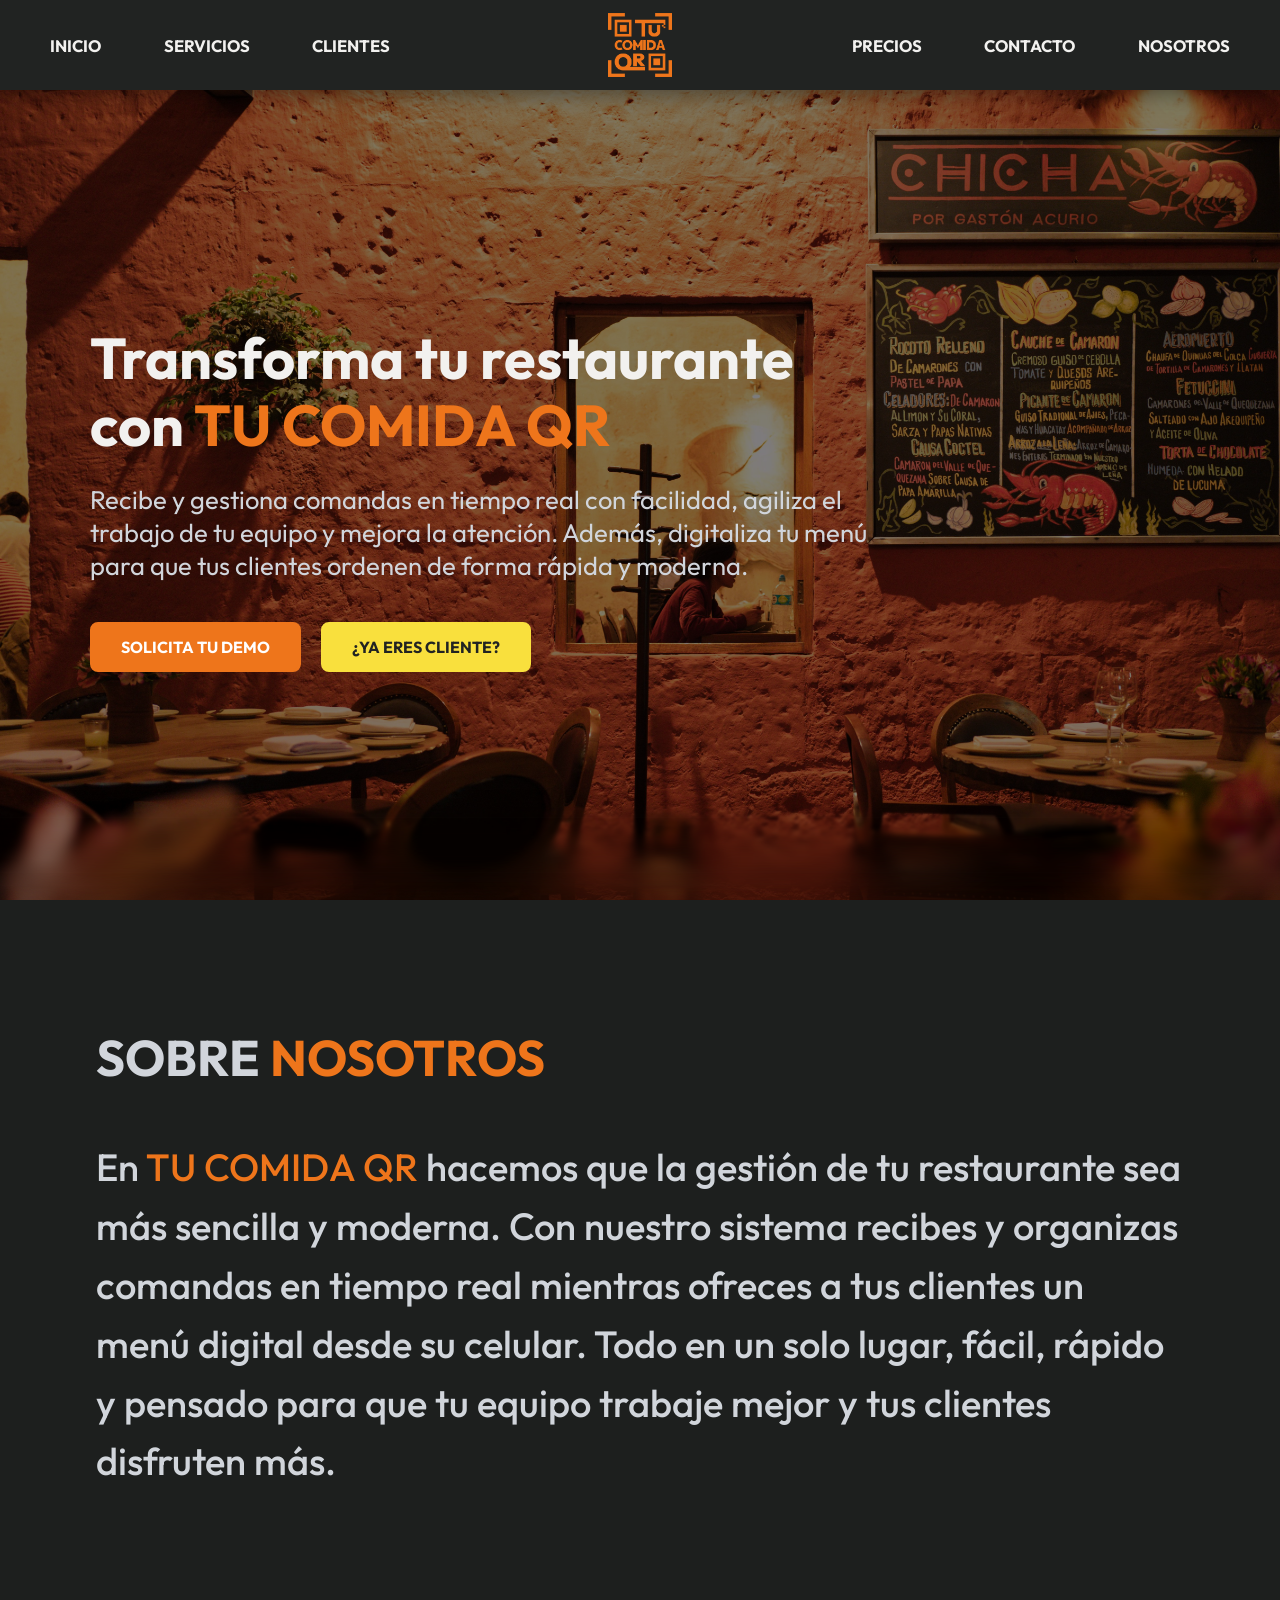
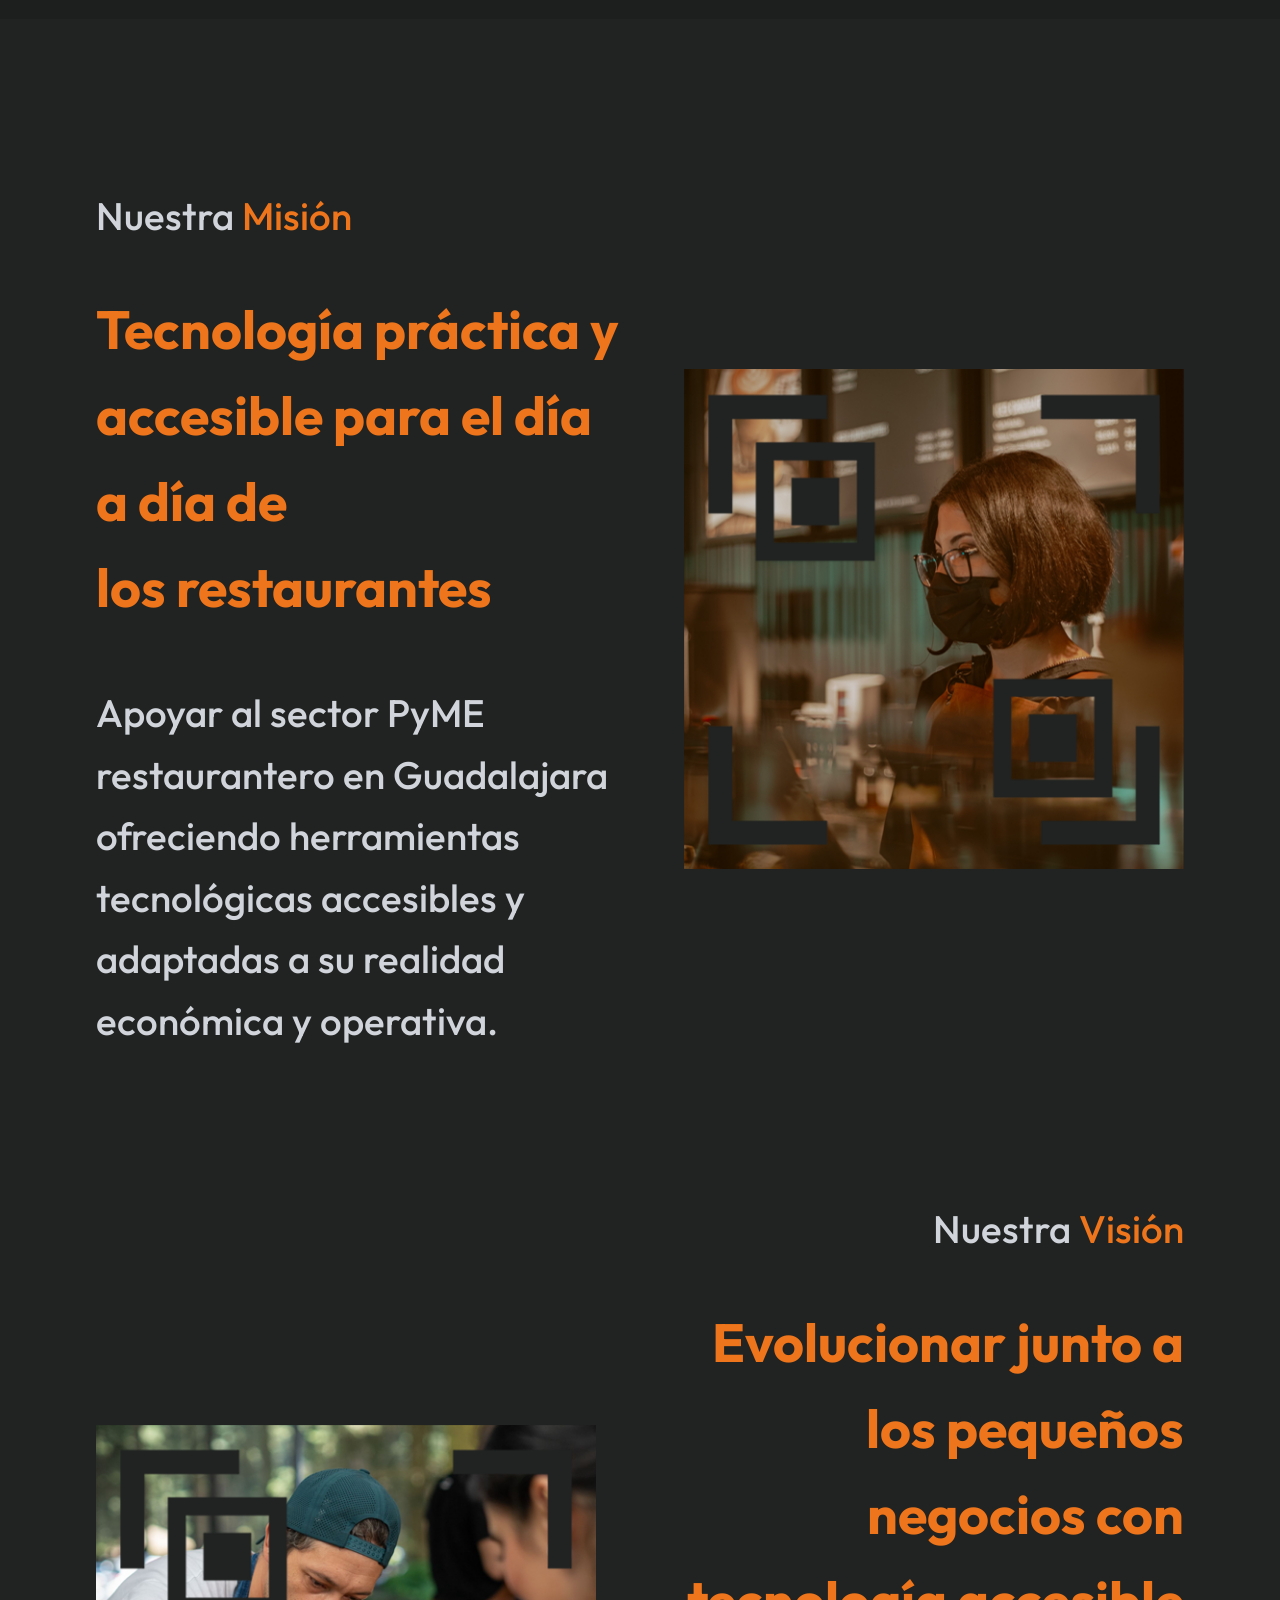
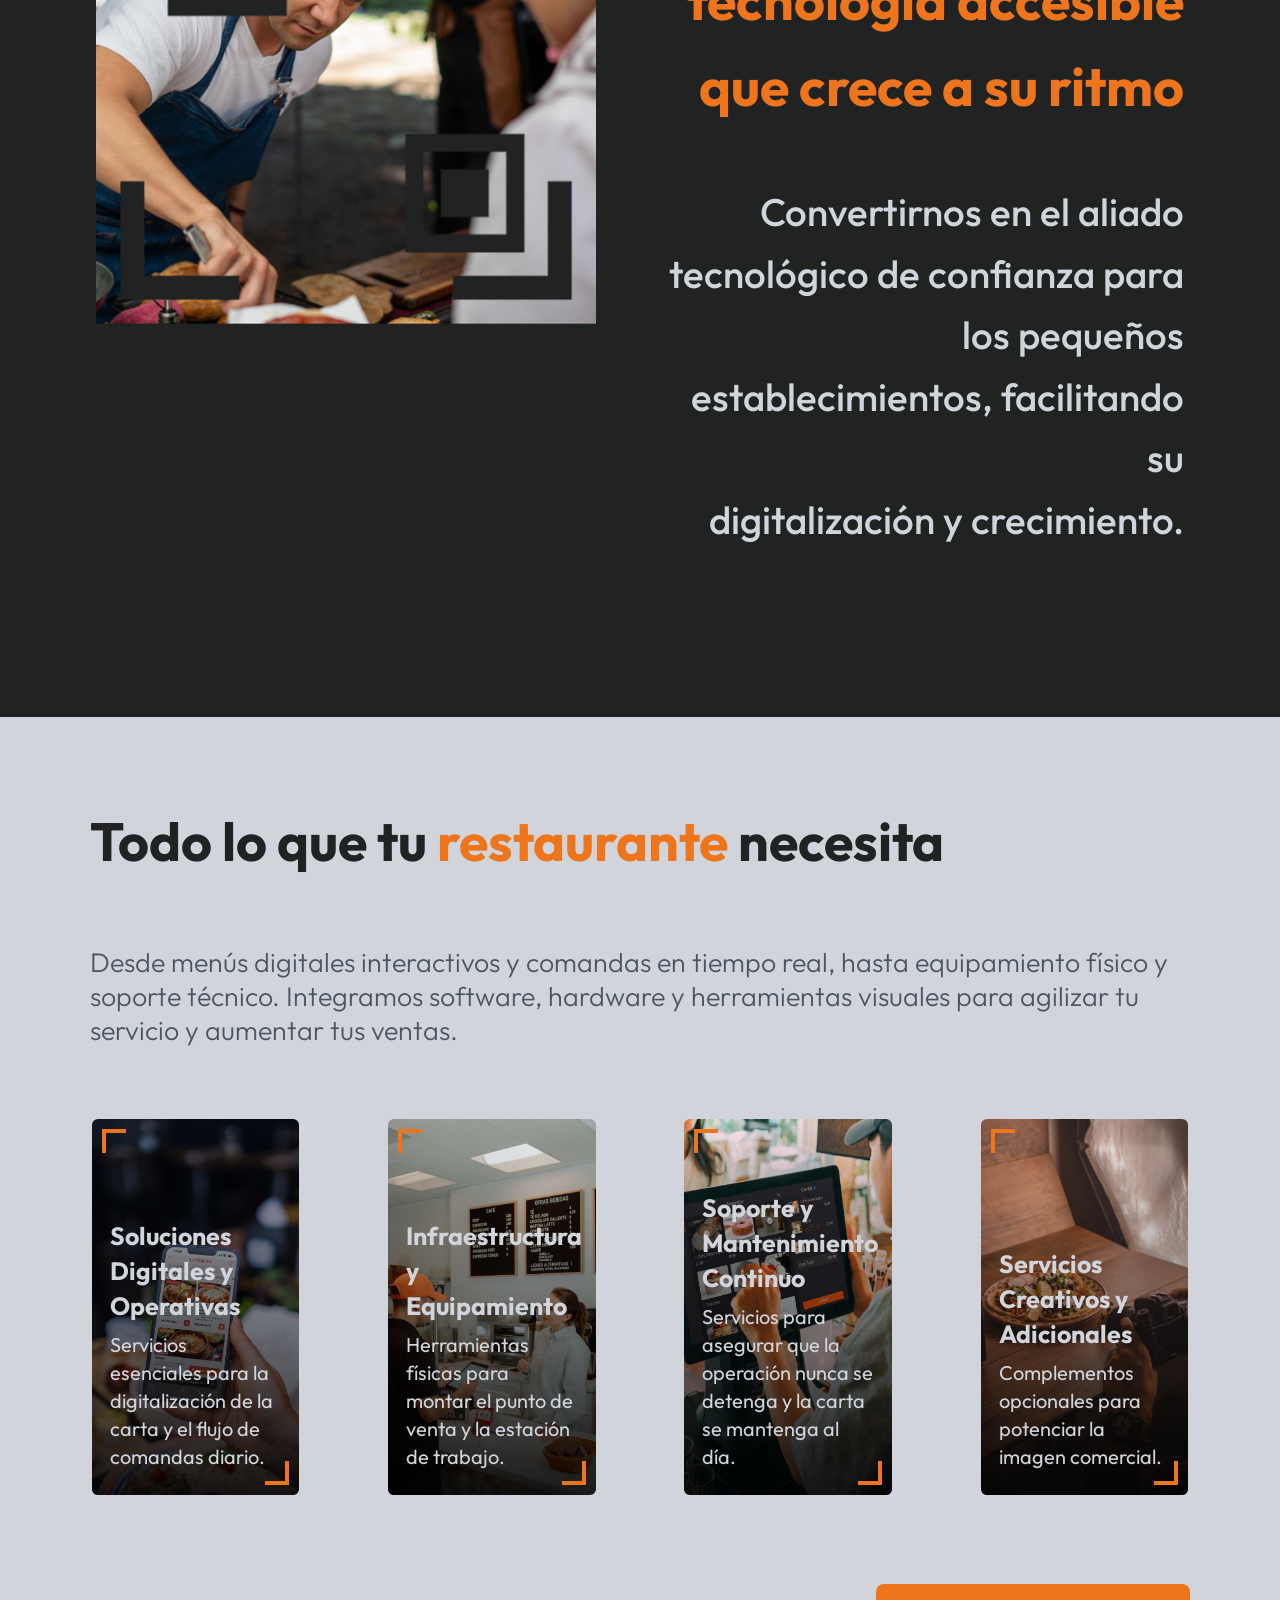
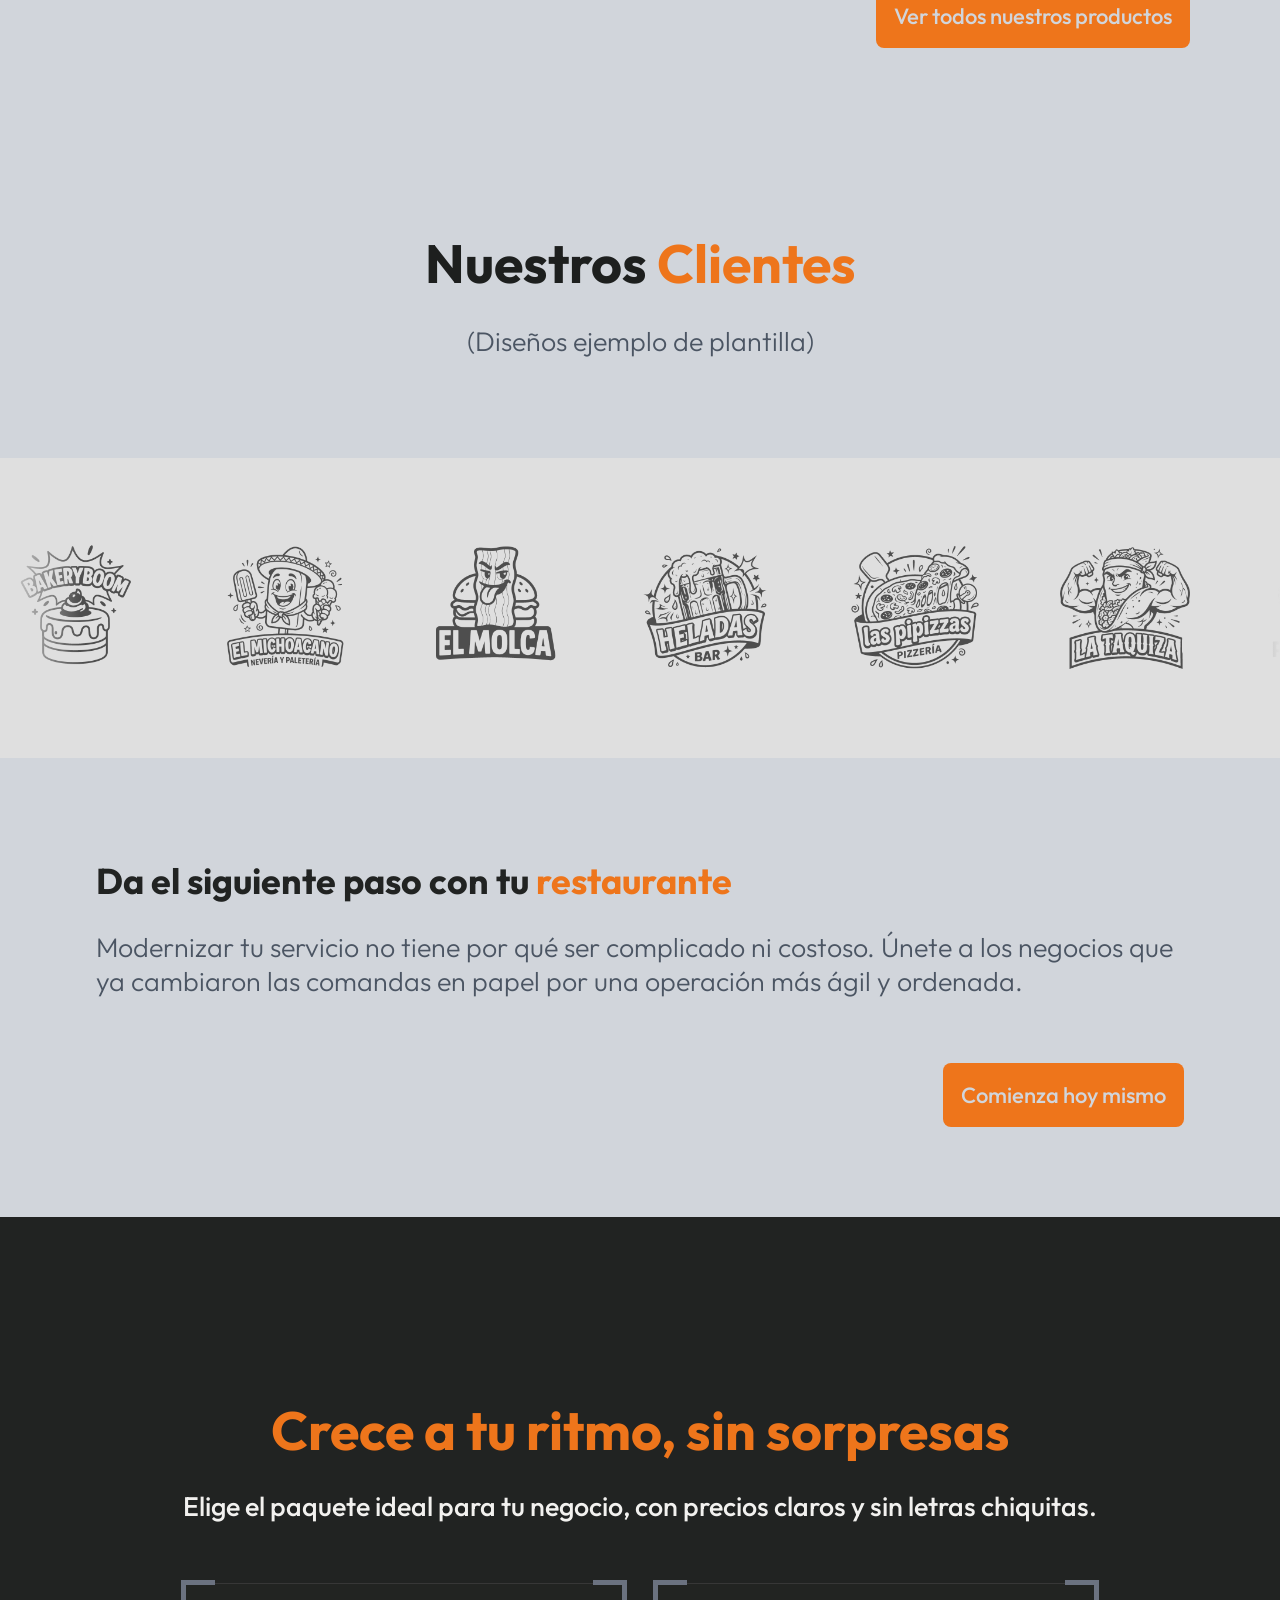
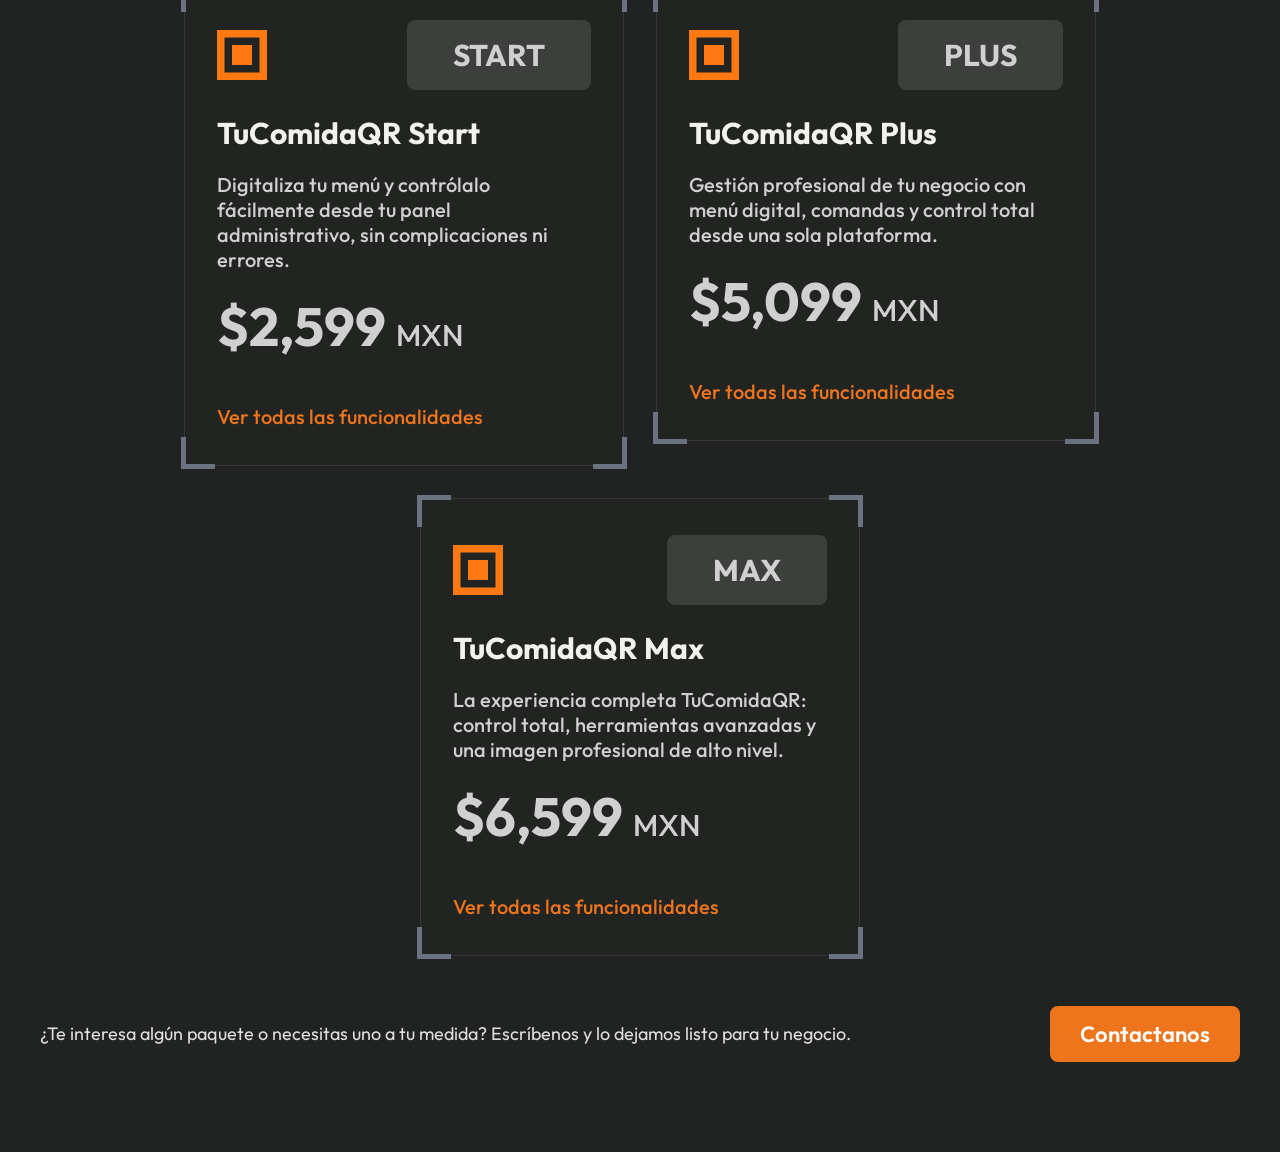
<file: index.html>
<!DOCTYPE html>
<html lang="es">

<head>
    <meta charset="UTF-8">
    <meta name="viewport" content="width=device-width, initial-scale=1.0">
    <title>TuComidaQR</title>
    <link rel="icon" href="imagenes/logoRecurso 1.webp">
    <link rel="stylesheet" href="styles.css">
    <link rel="preconnect" href="https://fonts.googleapis.com">
    <link rel="preconnect" href="https://fonts.gstatic.com" crossorigin>
    <link href="https://fonts.googleapis.com/css2?family=Outfit:wght@100..900&display=swap" rel="stylesheet">
</head>

<body>
    <header>
        <nav class="navbar">
            <div class="logo-container">
                <img src="imagenes/logoRecurso 1.webp" alt="Logo Tucomidaqr" class="logo">
            </div>

            <button class="nav-toggle" type="button" aria-label="Abrir menú" aria-expanded="false"
                aria-controls="menu-lateral">
                <span></span><span></span><span></span>
            </button>

            <div class="nav-menu" id="menu-lateral">
                <div class="nav-lado nav-izq">
                    <a href="#inicio">INICIO</a>
                    <a href="#servicios">SERVICIOS</a>
                    <a href="#clientes">CLIENTES</a>
                </div>
                <div class="nav-lado nav-der">
                    <a href="#precios">PRECIOS</a>
                    <a href="">CONTACTO</a>
                    <a href="#nosotros">NOSOTROS</a>
                </div>
            </div>
        </nav>

    </header>
    <section class="hero" id="inicio">
        <img src="imagenes/pexels-fernando-b-m-3624021-30924602.jpg" class="hero-bg" alt="fondo-1">

        <div class="hero-texto">
            <h1>Transforma tu restaurante <br> con <span class="marca">TU COMIDA QR</span></h1>
            <p>Recibe y gestiona comandas en tiempo real con facilidad, agiliza el trabajo de tu equipo y mejora la
                atención. Además, digitaliza tu menú para que tus clientes ordenen de forma rápida y moderna.</p>

            <div class="botones">
                <a href="" class="btn-demo">SOLICITA TU DEMO</a>
                <a href="" class="btn-cliente">¿YA ERES CLIENTE?</a>
            </div>
        </div>

    </section>

    <section class="about" id="nosotros">
        <div class="about-box">
            <h2>SOBRE <span class="marca">NOSOTROS</span></h2>

            <p class="about-description">
                En <span class="marca">TU COMIDA QR</span> hacemos que la gestión de tu restaurante sea más sencilla y
                moderna.
                Con nuestro sistema recibes y organizas comandas en tiempo real mientras ofreces a tus clientes un menú
                digital
                desde su celular. Todo en un solo lugar, fácil, rápido y pensado para que tu equipo trabaje mejor y tus
                clientes
                disfruten más.
            </p>
        </div>
        <div class="mision-vision">
            <div class="mision">
                <div class="text-mision">
                    <p>Nuestra <span class="marca">Misión</span></p>
                    <p class="frase">Tecnología práctica y <br> accesible para el día a día de <br> los restaurantes
                    </p>
                    <p>Apoyar al sector PyME restaurantero en Guadalajara <br> ofreciendo herramientas tecnológicas
                        accesibles y <br>
                        adaptadas a su realidad económica y operativa.</p>
                </div>
                <div class="img-mision">
                    <img src="imagenes/mision.png" alt="img-mision">
                </div>
            </div>

            <div class="vision">
                <div class="img-vision">
                    <img src="imagenes/vision.png" alt="img-vision">
                </div>

                <div class="text-vision">
                    <p>Nuestra <span class="marca">Visión</span></p>
                    <p class="frase">Evolucionar junto a los pequeños <br> negocios con tecnología accesible <br> que
                        crece
                        a su
                        ritmo</p>
                    <p>Convertirnos en el aliado tecnológico de confianza para <br> los pequeños establecimientos,
                        facilitando su <br>
                        digitalización y crecimiento.</p>

                </div>
            </div>

        </div>

    </section>

    <section class="productos" id="servicios">

        <h3 class="productos-title">Todo lo que tu <span class="marca">restaurante</span> necesita</h3>
        <p class="productos-sub">Desde menús digitales interactivos y comandas en tiempo real, hasta equipamiento físico
            y <br> soporte
            técnico.
            Integramos software, hardware y herramientas visuales para agilizar tu <br> servicio y aumentar tus ventas.
        </p>

        </ul>
        <div class="img-productos">
            <div class="card-producto"> <img src="imagenes/img 1.jpg" alt="img1">
                <div class="info-producto">
                    <div class="texto-normal">
                        <p class="product">Soluciones Digitales y Operativas</p>
                        <p class="p-info">Servicios esenciales para la digitalización de la carta y el flujo de comandas
                            diario.
                        </p>
                        <!-- Lista que se desplegará al hacer hover -->
                        <ul class="product-features">
                            <li>Actualización en tiempo real</li>
                            <li>Categorías y fotos en HD</li>
                            <li>Compatible con iOS y Android</li>
                    </div>
                </div>
            </div>
            <div class="card-producto"><img src="imagenes/img 2.jpg" alt="img2">
                <div class="info-producto">

                    <p class="product">Infraestructura y Equipamiento</p>
                    <p class="p-info">Herramientas físicas para montar el punto de venta y la estación de trabajo.
                    </p>
                </div>
            </div>
            <div class="card-producto"><img src="imagenes/img 3.jpg" alt="img3">
                <div class="info-producto">
                    <p class="product">Soporte y Mantenimiento Continuo</p>
                    <p class="p-info">Servicios para asegurar que la operación nunca se detenga y la carta se mantenga
                        al
                        día.
                    </p>
                </div>
            </div>
            <div class="card-producto"><img src="imagenes/img 4.jpg" alt="img4">
                <div class="info-producto">
                    <p class="product">Servicios Creativos y Adicionales</p>
                    <p class="p-info">Complementos opcionales para potenciar la imagen comercial.
                    </p>
                </div>
            </div>

        </div>

        <div class="btn-products">
            <a href="">Ver todos nuestros productos</a>
        </div>

    </section>

    <section class="clients" id="clientes">
        <div class="clients-text">
            <h4 class="clients-title">
                Nuestros <span class="marca">Clientes</span>
            </h4>
            <p>(Diseños ejemplo de plantilla)</p>
        </div>

        <div class="clients-carrusel">
            <div class="carrusel-track">
                <!-- Grupo 1 de logos -->
                <div class="carrusel-group">
                    <img src="imagenes/B&W/webp/bakeryboom.webp" alt="Bakery Boom">
                    <img src="imagenes/B&W/webp/elmicho.webp" alt="elmicho">
                    <img src="imagenes/B&W/webp/elmolca.webp" alt="elmolca">
                    <img src="imagenes/B&W/webp/heladas.webp" alt="heladas">
                    <img src="imagenes/B&W/webp/lapipizzas.webp" alt="lapipizzas">
                    <img src="imagenes/B&W/webp/lataquiza.webp" alt="lataquiza">
                    <img src="imagenes/B&W/webp/pollolavuelta.webp" alt="pollo">
                    <img src="imagenes/B&W/webp/tadashi.webp" alt="tadashi">
                    <img src="imagenes/B&W/webp/yamelito.webp" alt="yamelito">
                </div>

                <!-- Grupo 2 (Copia exacta para el bucle infinito) -->
                <div class="carrusel-group" aria-hidden="true">
                    <img src="imagenes/B&W/webp/bakeryboom.webp" alt="Bakery Boom">
                    <img src="imagenes/B&W/webp/elmicho.webp" alt="elmicho">
                    <img src="imagenes/B&W/webp/elmolca.webp" alt="elmolca">
                    <img src="imagenes/B&W/webp/heladas.webp" alt="heladas">
                    <img src="imagenes/B&W/webp/lapipizzas.webp" alt="lapipizzas">
                    <img src="imagenes/B&W/webp/lataquiza.webp" alt="lataquiza">
                    <img src="imagenes/B&W/webp/pollolavuelta.webp" alt="pollo">
                    <img src="imagenes/B&W/webp/tadashi.webp" alt="tadashi">
                    <img src="imagenes/B&W/webp/yamelito.webp" alt="yamelito">
                </div>
            </div>
        </div>
        <div class="client-invitation">
            <p class="clients-sub">Da el siguiente paso con tu <span class="marca">restaurante</span>
            <p>
            <p class="sub-text">Modernizar tu servicio no tiene por qué ser complicado ni costoso. Únete a los negocios
                que ya cambiaron las comandas en papel por una operación más ágil y ordenada.</p>
        </div>
        <div class="btn-unete">
            <a href="">Comienza hoy mismo</a>
        </div>
    </section>

    <section class="packs" id="precios">

        <h5>Crece a tu ritmo, sin sorpresas</h5>
        <p class="packs-info">Elige el paquete ideal para tu negocio, con precios claros y sin letras chiquitas.</p>
        <div class="packs-container">
            <!--START-->
            <article class="card-pack" data-plan="start">
                <div class="top-pack">
                    <div class="id-elements">
                        <img src="CUADRO-SUPERIOR.webp" alt="cuadro">
                        <div class="pack-id">START</div>
                    </div>

                    <div class="pack-name"><span class="tuco">TuComidaQR</span> Start</div>
                    <div class="pack-info">
                        Digitaliza tu menú y contrólalo fácilmente desde tu panel administrativo, sin complicaciones ni
                        errores.
                        <div class="price">
                            <p class="info-price">$2,599 <span class="price-moneda">MXN</span></p>
                        </div>
                    </div>
                </div>
                <!-- Contenedor que se desplegará al hacer clic -->
                <div class="pack-features">
                    <ul class="features-list">
                        <li>Menú Digital Interactivo (hasta 60 productos) – $1,400 MXN</li>
                        <li>Enlace QR listo para impresión</li>
                        <li>Panel Administrativo – $1,200 MXN</li>
                        <li>Primer mes de mantenimiento — Gratuito</li>
                        <li>Mantenimiento bimestral (opcional): $300 MXN</li>
                        <li>Pago anual después del primer año: $1,800 MXN</li>
                    </ul>
                </div>
                <div class="action-pack">
                    <button class="pack-more" type="button" aria-expanded="false">Ver todas las funcionalidades</button>
                </div>
            </article>

            <!--PLUS-->

            <article class="card-pack" data-plan="plus">
                <div class="top-pack">
                    <div class="id-elements">
                        <img src="CUADRO-SUPERIOR.webp" alt="cuadro">
                        <div class="pack-id">PLUS</div>
                    </div>

                    <div class="pack-name"><span class="tuco">TuComidaQR</span> Plus</div>
                    <div class="pack-info">
                        Gestión profesional de tu negocio con menú digital, comandas y control total desde una sola
                        plataforma.
                        <div class="price">
                            <p class="info-price">$5,099 <span class="price-moneda">MXN</span></p>
                        </div>
                    </div>
                </div>
                <!-- Contenedor que se desplegará al hacer clic -->
                <div class="pack-features">
                    <ul class="features-list">
                        <li>Sistema de Comandas Personalizado – $2,200 MXN</li>
                        <li>Menú Digital Interactivo (80 productos) – $1,500 MXN</li>
                        <li>Enlace QR listo para impresión</li>
                        <li>Panel Administrativo del Menú Digital – $1,400 MXN</li>
                        <li>Primer mes de mantenimiento — Gratuito</li>
                        <li>Mantenimiento bimestral (opcional): $300 MXN</li>
                        <li>Pago anual después del primer año: $3,600 MXN</li>
                    </ul>
                </div>
                <div class="action-pack">
                    <button class="pack-more" type="button" aria-expanded="false">Ver todas las funcionalidades</button>
                </div>
            </article>


            <!--MAX-->

            <article class="card-pack" data-plan="max">
                <div class="top-pack">
                    <div class="id-elements">
                        <img src="CUADRO-SUPERIOR.webp" alt="cuadro">
                        <div class="pack-id">MAX</div>
                    </div>

                    <div class="pack-name"><span class="tuco">TuComidaQR</span> Max</div>
                    <div class="pack-info">
                        La experiencia completa TuComidaQR: control total, herramientas avanzadas y una imagen
                        profesional de alto nivel.
                        <div class="price">
                            <p class="info-price">$6,599 <span class="price-moneda">MXN</span></p>
                        </div>
                    </div>
                </div>
                <!-- Contenedor que se desplegará al hacer clic -->
                <div class="pack-features">
                    <ul class="features-list">
                        <li>Sistema de Comandas Personalizado – $2,600 MXN</li>
                        <li>Menú Digital Interactivo (120 productos) – $1,500 MXN</li>
                        <li>Enlace QR listo para impresión</li>
                        <li>Panel Administrativo del Menú Digital – $1,800 MXN</li>
                        <li>Sesión de Fotografía (50 fotos) – $700 MXN</li>
                        <li>3 meses de mantenimiento (sin incluir el mes de contratación) — Gratuito</li>
                        <li>Mantenimiento bimestral (opcional): $300 MXN</li>
                        <li>Pago anual después del primer año: $4,800 MXN</li>
                    </ul>
                </div>
                <div class="action-pack">
                    <button class="pack-more" type="button" aria-expanded="false">Ver todas las funcionalidades</button>
                </div>
            </article>
        </div>

        <div class="pack-medida">
            <p>¿Te interesa algún paquete o necesitas uno a tu medida? Escríbenos y lo dejamos listo para tu negocio.
            </p> <a href="">Contactanos</a>

        </div>
    </section>


    <div aria-hidden="true" class="home-progressive-blur">
        <span class="home-progressive-blur__layer"
            style="z-index:1;backdrop-filter:blur(calc(0.5px * var(--pblur-scale, 1)));-webkit-backdrop-filter:blur(calc(0.5px * var(--pblur-scale, 1)));-webkit-mask-image:linear-gradient(to bottom, rgba(0,0,0,0) 0%, rgba(0,0,0,1) 12.5%, rgba(0,0,0,1) 25%, rgba(0,0,0,0) 37.5%);mask-image:linear-gradient(to bottom, rgba(0,0,0,0) 0%, rgba(0,0,0,1) 12.5%, rgba(0,0,0,1) 25%, rgba(0,0,0,0) 37.5%)"></span>
        <span class="home-progressive-blur__layer"
            style="z-index:2;backdrop-filter:blur(calc(1px * var(--pblur-scale, 1)));-webkit-backdrop-filter:blur(calc(1px * var(--pblur-scale, 1)));-webkit-mask-image:linear-gradient(to bottom, rgba(0,0,0,0) 12.5%, rgba(0,0,0,1) 25%, rgba(0,0,0,1) 37.5%, rgba(0,0,0,0) 50%);mask-image:linear-gradient(to bottom, rgba(0,0,0,0) 12.5%, rgba(0,0,0,1) 25%, rgba(0,0,0,1) 37.5%, rgba(0,0,0,0) 50%)"></span>
        <span class="home-progressive-blur__layer"
            style="z-index:3;backdrop-filter:blur(calc(2px * var(--pblur-scale, 1)));-webkit-backdrop-filter:blur(calc(2px * var(--pblur-scale, 1)));-webkit-mask-image:linear-gradient(to bottom, rgba(0,0,0,0) 25%, rgba(0,0,0,1) 37.5%, rgba(0,0,0,1) 50%, rgba(0,0,0,0) 62.5%);mask-image:linear-gradient(to bottom, rgba(0,0,0,0) 25%, rgba(0,0,0,1) 37.5%, rgba(0,0,0,1) 50%, rgba(0,0,0,0) 62.5%)"></span>
        <span class="home-progressive-blur__layer"
            style="z-index:4;backdrop-filter:blur(calc(4px * var(--pblur-scale, 1)));-webkit-backdrop-filter:blur(calc(4px * var(--pblur-scale, 1)));-webkit-mask-image:linear-gradient(to bottom, rgba(0,0,0,0) 37.5%, rgba(0,0,0,1) 50%, rgba(0,0,0,1) 62.5%, rgba(0,0,0,0) 75%);mask-image:linear-gradient(to bottom, rgba(0,0,0,0) 37.5%, rgba(0,0,0,1) 50%, rgba(0,0,0,1) 62.5%, rgba(0,0,0,0) 75%)"></span>
        <span class="home-progressive-blur__layer"
            style="z-index:5;backdrop-filter:blur(calc(8px * var(--pblur-scale, 1)));-webkit-backdrop-filter:blur(calc(8px * var(--pblur-scale, 1)));-webkit-mask-image:linear-gradient(to bottom, rgba(0,0,0,0) 50%, rgba(0,0,0,1) 62.5%, rgba(0,0,0,1) 75%, rgba(0,0,0,0) 87.5%);mask-image:linear-gradient(to bottom, rgba(0,0,0,0) 50%, rgba(0,0,0,1) 62.5%, rgba(0,0,0,1) 75%, rgba(0,0,0,0) 87.5%)"></span>
        <span class="home-progressive-blur__layer"
            style="z-index:6;backdrop-filter:blur(calc(16px * var(--pblur-scale, 1)));-webkit-backdrop-filter:blur(calc(16px * var(--pblur-scale, 1)));-webkit-mask-image:linear-gradient(to bottom, rgba(0,0,0,0) 62.5%, rgba(0,0,0,1) 75%, rgba(0,0,0,1) 87.5%, rgba(0,0,0,0) 100%);mask-image:linear-gradient(to bottom, rgba(0,0,0,0) 62.5%, rgba(0,0,0,1) 75%, rgba(0,0,0,1) 87.5%, rgba(0,0,0,0) 100%)"></span>
        <span class="home-progressive-blur__layer"
            style="z-index:7;backdrop-filter:blur(calc(32px * var(--pblur-scale, 1)));-webkit-backdrop-filter:blur(calc(32px * var(--pblur-scale, 1)));-webkit-mask-image:linear-gradient(to bottom, rgba(0,0,0,0) 75%, rgba(0,0,0,1) 87.5%, rgba(0,0,0,1) 100%);mask-image:linear-gradient(to bottom, rgba(0,0,0,0) 75%, rgba(0,0,0,1) 87.5%, rgba(0,0,0,1) 100%)"></span>
        <span class="home-progressive-blur__layer"
            style="z-index:8;backdrop-filter:blur(calc(64px * var(--pblur-scale, 1)));-webkit-backdrop-filter:blur(calc(64px * var(--pblur-scale, 1)));-webkit-mask-image:linear-gradient(to bottom, rgba(0,0,0,0) 87.5%, rgba(0,0,0,1) 100%);mask-image:linear-gradient(to bottom, rgba(0,0,0,0) 87.5%, rgba(0,0,0,1) 100%)"></span>
    </div>

    <script src="script.js"></script>
</body>

</html>
</file>
<file: styles.css>
*,
*::before,
*::after {
    box-sizing: border-box;
}

html {
    scroll-behavior: smooth;
    scroll-padding-top: 100px;
    /* evita que el menú fijo tape los títulos al navegar */
}

body {
    margin: 0;
    padding: 0;
    overflow-x: hidden;
    font-family: 'Outfit', sans-serif;

}

.home-progressive-blur {
    position: fixed;
    bottom: 0;
    left: 0;
    width: 100%;
    height: 110px;
    pointer-events: none;
    z-index: 999;
    --pblur-scale: 1;
}

.home-progressive-blur__layer {
    position: absolute;
    inset: 0;
    width: 100%;
    height: 100%;
    pointer-events: none;
}

.qr-accent-line {
    width: 45px;
    height: 4px;
    background-color: #EE751B;
    margin: 0.75rem 0 1rem 0;
}

/* NAVBAR */
.navbar {
    background-color: #212322;
    width: 100%;
    min-height: 90px;
    display: flex;
    align-items: center;
    justify-content: space-between;
    padding: 10px clamp(15px, 3vw, 40px);

    position: fixed;
    top: 0;
    left: 0;
    z-index: 1000;
    box-shadow: 0 4px 20px rgba(0, 0, 0, 0.4);
}

.nav-lado {
    display: flex;
    gap: clamp(15px, 3vw, 40px);
    flex: 1;

}

.nav-izq {
    justify-content: flex-start;
}

.nav-der {
    justify-content: flex-end;
}

.logo-container {
    display: flex;
    justify-content: center;
    align-items: center;
}

.logo {
    max-height: 65px;
    width: auto;
    display: block;
    margin: 0 clamp(15px, 3vw, 40px);
}

.nav-lado a {
    color: #F2F1EF;
    text-decoration: none;
    font-weight: 700;
    font-size: clamp(16px, 1.3vw, 22px);
    display: inline-block;
    padding: 8px 12px;
    white-space: nowrap;
    transition: background-color 0.2s ease, color 0.2s ease;
    border-radius: 8px;
}

.nav-lado a:hover {
    background-color: #ffffff10;
    transition: 0.25s;


}

/* HERO SECTION */
.hero {
    position: relative;
    width: 100%;
    min-height: 100vh;
    display: flex;
    align-items: center;
    justify-content: center;
    overflow: hidden;
    padding: 110px 20px 60px;
}

.hero-bg {
    position: absolute;
    top: 0;
    left: 0;
    width: 100%;
    height: 100%;
    object-fit: cover;
    z-index: 0;
}

.hero::after {
    content: "";
    position: absolute;
    top: 0;
    left: 0;
    width: 100%;
    height: 100%;
    background-color: rgba(0, 0, 0, 0.5);
    z-index: 1;
    pointer-events: none;
}

.hero-texto {
    position: relative;
    z-index: 2;
    color: #F2F1EF;
    width: 100%;
    max-width: 1100px;
    margin: 0 auto;
}

/* TÍTULOS Y TEXTOS ESCALABLES */
.hero-texto h1 {
    font-size: clamp(36px, 4.5vw, 72px);
    font-weight: 700;
    margin-bottom: 20px;
    line-height: 1.15;
}

.hero-texto p {
    font-size: clamp(18px, 2vw, 28px);
    margin-bottom: 40px;
    color: #d1d5db;
    max-width: 800px;
}

.marca {
    color: #EE751B;
}

/* BOTONES */
.botones {
    display: flex;
    flex-wrap: wrap;
    gap: 20px;
    margin-top: 30px;
}

.botones a {
    padding: 12px 28px;
    font-size: clamp(16px, 1.2vw, 22px);
    font-weight: 700;
    text-decoration: none;
    border-radius: 8px;
    transition: all 0.2s ease;
    display: inline-block;
    text-align: center;
}

.btn-demo {
    background-color: #EE751B;
    color: #FFFFFF;
    border: 3px solid #EE751B;

}

.btn-demo:hover {
    background-color: transparent;
    color: #EE751B;
    transition: 0.50s;
    transform: translateY(-5px);
}

.btn-cliente {
    border: 3px solid #F9E03D;
    background-color: #F9E03D;
    color: #212322;

}

.btn-cliente:hover {
    background-color: transparent;
    color: #F9E03D;
    transition: 0.5s;
    transform: translateY(-5px);
}

/* ABOUT SECTION */
.about {
    background-color: #212322;
    width: 100%;
    padding: 0;
    margin: 0;
}

.about-box {
    background-color: #1D1F1E;
    width: 100%;
    min-height: 640px;
    padding: clamp(60px, 10vw, 155px) clamp(20px, 7.5vw, 108px);
    max-width: 100%;
    box-sizing: border-box;
    display: block;
}

.mision-vision {
    color: #F2F1EF;
    width: 100%;
    padding: clamp(60px, 10vw, 155px) clamp(20px, 7.5vw, 108px);
    box-sizing: border-box;
}

.about-box h2 {
    font-size: clamp(28px, 4vw, 50px);
    font-weight: 700;
    margin-top: 0;
    margin-bottom: 50px;
    line-height: 1.2;
    color: #d1d5db;
}

.about-box p {
    font-size: clamp(18px, 3vw, 38px);
    font-weight: 500;
    line-height: 1.55;
    color: #d1d5db;
    max-width: 100%;
    width: 100%;
    margin: 0;
    text-align: left;
}

.mision-vision p {
    font-size: clamp(18px, 3vw, 40px);
    font-weight: 500;
    line-height: 1.6;
    color: #d1d5db;
}

.mision-vision .frase {
    font-size: clamp(26px, 4.2vw, 55px);
    font-weight: 700;
    color: #EE751B;
    margin-top: 0;
}

.mision {
    display: flex;
    align-items: center;
    justify-content: space-between;
    gap: 60px;
    width: 100%;
    margin-bottom: 70px;
}

.text-mision {
    flex: 1;
    text-align: left;
    max-width: auto;
}

.img-mision {
    flex: 1;
    display: flex;
    justify-content: flex-end;
    max-width: 500px;
}

.img-mision img {
    width: 100%;
    max-width: 500px;
    height: auto;
    object-fit: cover;
    display: block;
}

.vision {
    display: flex;
    align-items: center;
    justify-content: space-between;
    gap: 60px;
    width: 100%;
}

.text-vision {
    flex: 1;
    text-align: right;
    max-width: auto;
}


.img-vision {
    flex: 1;
    display: flex;
    justify-content: flex-start;
    max-width: 500px;
}

.img-vision img {
    width: 100%;
    max-width: 500px;
    height: auto;
    object-fit: cover;
    display: block;
}

/* SECCIÓN PRODUCTOS */
.productos {
    background-color: #d1d5db;
    width: 100%;
    margin: 0;
    padding: clamp(60px, 7vw, 100px) clamp(20px, 7vw, 100px);
    color: #212322;
    padding-bottom: 0;
}

.productos-title {
    font-size: clamp(32px, 4.2vw, 60px);
    font-weight: 700;
    margin-top: 0;
    margin-bottom: 70px;
}

.productos-sub {
    font-size: clamp(18px, 2.1vw, 30px);
    font-weight: 300;
    margin-top: 0;
    margin-bottom: 70px;
    color: #4b5563;
}

.img-productos {
    display: grid;
    grid-template-columns: repeat(4, 1fr);
    gap: clamp(24px, 6.6vw, 95px);
    width: 100%;
    max-width: 1705px;
    margin: 0 auto;
}

.product-features {
    list-style: none;
    padding: 0;
    margin: 0;
    max-height: 0;
    opacity: 0;
    transform: translateY(12px);
    overflow: hidden;
    transition: max-height 0.35s cubic-bezier(0.4, 0, 0.2, 1),
        opacity 0.25s ease,
        transform 0.3s ease,
        margin 0.3s ease;
}

/* Elementos de la lista */
.product-features li {
    color: #F2F1EF;
    font-size: clamp(14px, 0.9vw, 16px);
    font-weight: 400;
    line-height: 1.35;
    margin-bottom: 6px;
    display: flex;
    align-items: center;
    gap: 8px;
}

/* Viñeta cuadrada naranja de identidad de marca */
.product-features li::before {
    content: "■";
    color: #EE751B;
    font-size: 9px;
    flex-shrink: 0;
}

/* Al hacer hover en la tarjeta, la lista se despliega suavemente */
.card-producto:hover .product-features {
    max-height: 160px;
    /* Altura suficiente para contener los ítems */
    opacity: 1;
    transform: translateY(0);
    margin-top: 12px;
}

/* Intensifica el degradado oscuro inferior para asegurar legibilidad con más texto */
.card-producto:hover .info-producto {
    background: linear-gradient(to top,
            rgba(0, 0, 0, 0.96) 0%,
            rgba(0, 0, 0, 0.65) 60%,
            transparent 100%);
}

.card-producto {
    position: relative;
    width: 100%;
    aspect-ratio: 3 / 4;
    min-height: 380px;
    border-radius: 8px;
    overflow: hidden;
    box-shadow: inset 0 0 0 0px transparent;
    transition: box-shadow 0.25s ease, transform 0.25s ease;
    border: 2px solid transparent;
}

/* Esquinas QR */
.card-producto::before,
.card-producto::after {
    content: "";
    position: absolute;
    width: 24px;
    height: 24px;
    border-color: #EE751B;
    /* Ajusta al tono exacto de tu naranja */
    border-style: solid;
    pointer-events: none;
    z-index: 10;
    transition: all 0.25s ease;
}

/* Esquina superior izquierda */
.card-producto::before {
    top: 10px;
    left: 10px;
    border-width: 4px 0 0 4px;
}

/* Esquina inferior derecha */
.card-producto::after {
    bottom: 10px;
    right: 10px;
    border-width: 0 4px 4px 0;
}

/* Efecto hover interactivo: se expanden ligeramente */
.card-producto:hover::before,
.card-producto:hover::after {
    width: 32px;
    height: 32px;
}

.card-producto:hover {
    border: 2px solid #EE751B;
    transform: translateY(-10px);
    z-index: 10;
}


.card-producto img {
    width: 100%;
    height: 100%;
    object-fit: cover;
    display: block;
    transition: transform 0.4s ease;


}

.card-producto:hover img {

    transform: scale(1.05);
}

.info-producto {
    position: absolute;
    inset: 0;
    display: flex;
    flex-direction: column;
    justify-content: flex-end;
    padding: 24px 18px;
    background: linear-gradient(to top,
            rgba(0, 0, 0, 0.88) 0%,
            rgba(0, 0, 0, 0.4) 50%,
            transparent 100%);
    color: #F2F1EF;
    z-index: 2;
}

.info-producto .product {
    font-size: 25px;
    font-weight: 700;
    margin-bottom: 7px;
}

.info-producto p {
    font-size: 20px;
    font-weight: 400;
    line-height: 1.4;
    color: #d1d5db;
    margin: 0;
}

.btn-products {
    margin-top: 65px;
    text-align: right;
}

.btn-products a {
    display: inline-block;
    font-weight: 500;
    background-color: #EE751B;
    text-decoration: none;
    border: 3px solid transparent;
    border-radius: 8px;
    color: #d1d5db;
    padding: 15px;
    font-size: 22px;
    margin-top: 22px;
    transition: 0.50s;
}

.btn-products a:hover {
    background-color: transparent;
    border: 3px solid #EE751B;
    color: #EE751B;
    transform: translateY(-5px);


}

.clients {
    background-color: #d1d5db;
    width: 100%;
    min-height: 640px;
    padding: clamp(60px, 7vw, 107px) clamp(20px, 7.5vw, 108px);
    max-width: 100%;
    box-sizing: border-box;
    display: block;
    padding-top: clamp(120px, 14vw, 200px);


}

.clients-text {
    text-align: center;
}

.clients-title {
    font-size: clamp(32px, 4.2vw, 60px);
    margin-top: 2px;
    font-weight: 700;
    margin-bottom: 22px;
    color: #1D1F1E;
}

.clients-text p {
    font-size: clamp(18px, 2.1vw, 30px);
    font-weight: 300;
    margin-bottom: 100px;
    color: #4b5563;
}


.clients-carrusel {
    width: 100vw;
    position: relative;
    left: 50%;
    right: 50%;
    margin-left: -50vw;
    margin-right: -50vw;
    height: 300px;
    background-color: #DFDFDF;
    padding: 0;
    overflow: hidden;
    display: flex;
    align-items: center;
    box-sizing: border-box;
}

/* Difuminado suave a los bordes izquierdo y derecho (adaptado a fondo blanco) */
.clients-carrusel::before,
.clients-carrusel::after {
    content: "";
    position: absolute;
    top: 0;
    width: 80px;
    height: 100%;
    z-index: 2;
    pointer-events: none;
}

.clients-carrusel::before {
    left: 0;
    background: linear-gradient(to right, #DFDFDF, transparent);
}

.clients-carrusel::after {
    right: 0;
    background: linear-gradient(to left, #DFDFDF, transparent);
}

/* Pista que contiene ambos grupos y se desplaza infinitamente */
.carrusel-track {
    display: flex;
    align-items: center;
    height: 100%;
    width: max-content;
    animation: scroll-infinito 25s linear infinite;
}

/* Si el usuario pasa el mouse encima, la animación se pausa */
.carrusel-track:hover {
    animation-play-state: paused;
}

/* Cada grupo de logos alineado en fila */
.carrusel-group {
    display: flex;
    align-items: center;
    justify-content: space-around;
    gap: 60px;
    padding-right: 60px;
    /* Mantiene la misma distancia entre el último logo y el primero del siguiente grupo */
    height: 100%;
}

.carrusel-group img {
    height: 150px;
    /* Puedes subir o bajar la altura de los logos según cómo luzcan en 504px */
    width: auto;
    object-fit: contain;
    display: block;
    opacity: 0.65;
    transition: opacity 0.2s ease, transform 0.2s ease;
}

.carrusel-group img:hover {
    opacity: 1;
    transform: scale(1.08);

}

/* Animación: traslada exactamente la mitad del ancho total */
@keyframes scroll-infinito {
    0% {
        transform: translateX(0);
    }

    100% {
        transform: translateX(-50%);
    }
}


.clients-sub {
    font-size: clamp(26px, 2.8vw, 40px);
    font-weight: 700;
    color: #212322;
    margin-bottom: 22px;
    margin-top: 100px;
    text-align: left;
}

.sub-text {
    font-size: clamp(18px, 2.1vw, 30px);
    font-weight: 300;
    color: #4b5563;
    text-align: left;
}

.btn-unete {
    margin-top: 65px;
    text-align: right;

}

.btn-unete a {
    display: inline-block;
    font-size: 22px;
    font-weight: 500;
    background-color: #EE751B;
    text-decoration: none;
    border: 3px solid transparent;
    border-radius: 8px;
    color: #d1d5db;
    padding: 15px;
    transition: 0.5s;

}

.btn-unete a:hover {
    background-color: transparent;
    border: 3px solid #EE751B;
    color: #EE751B;
    transform: translateY(-5px);
}

.packs {
    background-color: #212322;
    padding: clamp(60px, 7vw, 107px) 0;
}

.packs h5 {
    font-size: clamp(32px, 4.2vw, 60px);
    padding: 0 20px;
    font-weight: 700;
    color: #EE751B;
    text-align: center;
    margin-bottom: 0;
}


.packs-info {
    font-size: clamp(18px, 2.1vw, 30px);
    padding: 0 20px;
    font-weight: 500;
    color: #F2F1EF;
    text-align: center;
    margin-top: 25px;
}

.packs-container {
    display: flex;
    justify-content: center;
    /* Centra las 3 tarjetas en la pantalla */
    align-items: flex-start;
    /* Permite que crezcan hacia abajo sin estirar las demás */
    gap: 32px;
    /* Espacio uniforme entre tarjetas */
    width: 100%;
    max-width: 1550px;
    /* Ancho máximo para pantallas grandes */
    margin: 60px auto 0 auto;
    /* Margen superior y centrado horizontal */
    padding: 0 24px;
    box-sizing: border-box;
    flex-wrap: wrap;
    /* En pantallas más chicas caerán una debajo de otra */
}

.card-pack {
    position: relative;
    width: 100%;
    max-width: 440px;
    /* Reemplaza el width fijo de 480px para que quepan las 3 */
    min-height: 450px;
    height: auto;
    background-color: #222422;
    border: 1px solid #373737;
    padding: 36px 32px;
    box-sizing: border-box;
    display: flex;
    flex-direction: column;
    justify-content: space-between;
    transition: transform 0.3s ease, border-color 0.3s ease, min-height 0.35s ease;
    margin: 0;
}

/* Variables para controlar las 4 esquinas */
.card-pack::before,
.card-pack::after {
    content: "";
    position: absolute;
    left: -4px;
    right: -4px;
    height: 32px;
    pointer-events: none;
    z-index: 2;

    --c-corner: #6b7280;
    --w-corner: 34px;
    --t-corner: 5px;
    transition: all 0.3s ease;
}

/* Esquinas Superiores (Izquierda y Derecha) */
.card-pack::before {
    top: -4px;
    background:
        linear-gradient(var(--c-corner), var(--c-corner)) top left / var(--w-corner) var(--t-corner) no-repeat,
        linear-gradient(var(--c-corner), var(--c-corner)) top left / var(--t-corner) 100% no-repeat,
        linear-gradient(var(--c-corner), var(--c-corner)) top right / var(--w-corner) var(--t-corner) no-repeat,
        linear-gradient(var(--c-corner), var(--c-corner)) top right / var(--t-corner) 100% no-repeat;
}

/* Esquinas Inferiores (Izquierda y Derecha) */
.card-pack::after {
    bottom: -4px;
    background:
        linear-gradient(var(--c-corner), var(--c-corner)) bottom left / var(--w-corner) var(--t-corner) no-repeat,
        linear-gradient(var(--c-corner), var(--c-corner)) bottom left / var(--t-corner) 100% no-repeat,
        linear-gradient(var(--c-corner), var(--c-corner)) bottom right / var(--w-corner) var(--t-corner) no-repeat,
        linear-gradient(var(--c-corner), var(--c-corner)) bottom right / var(--t-corner) 100% no-repeat;
}

.card-pack:hover::before,
.card-pack:hover::after {
    --c-corner: #EE751B;
    --w-corner: 46px;
    height: 44px;
}

.card-pack:hover {
    transform: translateY(-10px);
    border-color: #4a4a4a;
}

/* ---------- Tarjetas de precios como carrusel (992px o menos) ---------- */
@media (max-width: 992px) {
    .packs-container {
        flex-wrap: nowrap;
        justify-content: flex-start;
        align-items: flex-start;
        gap: 20px;
        overflow-x: auto;
        scroll-snap-type: x mandatory;
        scroll-padding-inline: 24px;
        -webkit-overflow-scrolling: touch;
        overscroll-behavior-x: contain;
        scrollbar-width: none;
        /* El espacio arriba/abajo evita que se recorten las esquinas y el efecto hover */
        padding: 24px 24px 40px;
        margin-top: 30px;
    }

    .packs-container::-webkit-scrollbar {
        display: none;
    }

    .card-pack {
        flex: 0 0 min(80vw, 400px);
        width: auto;
        max-width: none;
        margin: 0;
        scroll-snap-align: start;
    }

    /* Sin salto de hover: en táctil provoca parpadeos */
    .card-pack:hover {
        transform: none;
    }
}

.id-elements {
    display: flex;
    align-items: center;
    justify-content: space-between;
    width: 100%;
    margin-bottom: 24px;
}

.pack-id {
    color: #D0D0D0;
    font-size: 30px;
    font-weight: 700;
    border: 1px solid transparent;
    border-radius: 8px;
    background-color: #3D3F3D;
    padding: 15px 45px;
    transition: all 0.3s ease;
}

.card-pack:hover .pack-id {
    color: #EE751B;
    background-color: #413021;
    border-color: #EE751B;
}

.id-elements img {
    width: 50px;
}

.pack-name {
    color: #F2F1EF;
    font-size: 30px;
    font-weight: 700;
    margin: 20px 0;
}

.card-pack:hover .tuco {
    color: #EE751B;
}

.pack-info {
    color: #D0D0D0;
    font-size: 20px;
    font-weight: 500;
}

.info-price {
    font-size: clamp(44px, 4.2vw, 60px);
    font-weight: 700;
    margin: 20px 0;
}

.price-moneda {
    font-size: 30px;
    font-weight: 500;
}

/* --- SECCIÓN DESPLEGABLE DE FUNCIONALIDADES --- */
.pack-features {
    max-height: 0;
    opacity: 0;
    overflow: hidden;
    transition: max-height 0.4s cubic-bezier(0.4, 0, 0.2, 1), opacity 0.3s ease, margin 0.3s ease;
    margin: 0;
}

.features-list {
    list-style: none;
    padding: 0;
    margin: 16px 0 0 0;
    border-top: 1px solid #373737;
    padding-top: 18px;
    display: flex;
    flex-direction: column;
    gap: 12px;
}

.features-list li {
    color: #D0D0D0;
    font-size: 17px;
    font-weight: 400;
    line-height: 1.4;
    display: flex;
    align-items: center;
    gap: 10px;
}

.features-list li::before {
    content: "■";
    color: #EE751B;
    font-size: 11px;
}

/* Tarjeta en estado expandido */
.card-pack.is-expanded .pack-features {
    max-height: 400px;
    opacity: 1;
    margin-top: 16px;
    margin-bottom: 20px;
}


/* --- BOTÓN DE ACCIÓN --- */
.action-pack {
    margin-top: 24px;
}

.pack-more {
    background-color: transparent;
    border: none;
    color: #EE751B;
    font-family: 'Outfit', sans-serif;
    font-size: 20px;
    font-weight: 500;
    margin: 0;
    padding: 0;
    cursor: pointer;
    transition: color 0.2s ease, text-decoration 0.2s ease;
}

.pack-more:hover {
    color: #FFFFFF;
}

.pack-medida {
    display: flex;
    justify-content: space-between;
    /* Empuja el texto a la izquierda y el botón a la derecha */
    align-items: center;
    /* Los alinea verticalmente al centro */
    gap: 24px;
    width: 100%;
    max-width: 1450px;
    /* Ajusta al ancho de tu contenedor de tarjetas */
    margin: 50px auto 0 auto;
    padding: 0 clamp(20px, 4vw, 40px);
    box-sizing: border-box;
}

.pack-medida p {
    color: #DFDFDF;
    font-size: clamp(18px, 1.4vw, 22px);
    font-weight: 400;
    margin: 0;
    line-height: 1.4;
}

.pack-medida a {
    display: inline-block;
    white-space: nowrap;
    /* Evita que la palabra se parta en dos líneas */
    background-color: #EE751B;
    color: #FFFFFF;
    text-decoration: none;
    font-size: 22px;
    font-weight: 600;
    padding: 12px 28px;
    border-radius: 8px;
    border: 2px solid #EE751B;
    transition: 0.5s;

}

.pack-medida a:hover {
    background-color: transparent;
    color: #EE751B;
    transform: translateY(-3px);
}

/* Escritorio: el contenedor "desaparece" y todo se ordena como antes */
.nav-menu {
    display: contents;
}

.nav-izq {
    order: 1;
}

.logo-container {
    order: 2;
}

.nav-der {
    order: 3;
}

/* =====================================================
   BOTÓN HAMBURGUESA (oculto en escritorio)
   ===================================================== */
.nav-toggle {
    display: none;
    background: transparent;
    border: none;
    cursor: pointer;
    padding: 10px;
    flex-direction: column;
    gap: 6px;
}

.nav-toggle span {
    display: block;
    width: 28px;
    height: 3px;
    background-color: #F2F1EF;
    border-radius: 2px;
    transition: transform 0.3s ease, opacity 0.3s ease;
}

.navbar.is-open .nav-toggle span:nth-child(1) {
    transform: translateY(9px) rotate(45deg);
}

.navbar.is-open .nav-toggle span:nth-child(2) {
    opacity: 0;
}

.navbar.is-open .nav-toggle span:nth-child(3) {
    transform: translateY(-9px) rotate(-45deg);
}

/* =====================================================
   RESPONSIVE
   ===================================================== */

/* ---------- Laptops pequeñas / tablets horizontales ---------- */
@media (max-width: 1200px) {
    .img-productos {
        grid-template-columns: repeat(2, 1fr);
        gap: 30px;
    }

    .card-producto {
        aspect-ratio: 4 / 3;
        min-height: 320px;
    }
}

/* ---------- Tablets: menú hamburguesa y secciones en columna ---------- */
@media (max-width: 992px) {

    /* Menú lateral derecho */
    .navbar {
        min-height: 70px;
    }

    .logo-container {
        order: 1;
    }

    .logo {
        max-height: 50px;
        margin: 0;
    }

    .nav-toggle {
        display: flex;
        order: 2;
        margin-left: auto;
        position: relative;
        z-index: 1002;
    }

    .nav-menu {
        display: flex;
        flex-direction: column;
        gap: 4px;
        position: fixed;
        top: 0;
        right: 0;
        width: min(300px, 80vw);
        height: 100vh;
        height: 100dvh;
        padding: 90px 20px 30px;
        background-color: #212322;
        box-shadow: -8px 0 30px rgba(0, 0, 0, 0.5);
        overflow-y: auto;
        z-index: 1001;

        /* Escondido fuera de la pantalla, a la derecha */
        transform: translateX(100%);
        visibility: hidden;
        transition: transform 0.3s ease, visibility 0.3s;
    }

    .navbar.is-open .nav-menu {
        transform: translateX(0);
        visibility: visible;
    }

    .nav-lado {
        flex: none;
        flex-direction: column;
        justify-content: flex-start;
        gap: 4px;
    }

    .nav-lado a {
        display: block;
        text-align: left;
        font-size: 18px;
        padding: 14px 12px;
    }

    /* Los saltos de línea manuales estorban en pantallas angostas */
    .mision-vision br,
    .productos-sub br {
        display: none;
    }

    /* Nosotros */
    .about-box {
        min-height: auto;
    }

    .mision,
    .vision {
        flex-direction: column;
        gap: 30px;
        margin-bottom: 50px;
    }

    .vision {
        flex-direction: column-reverse;
        margin-bottom: 0;
    }

    .text-mision,
    .text-vision {
        flex: none;
        width: 100%;
        text-align: left;
    }

    .img-mision,
    .img-vision {
        flex: none;
        width: 100%;
        max-width: 420px;
        justify-content: center;
        margin: 0 auto;
    }

    /* Clientes */
    .clients {
        min-height: auto;
    }

    .clients-text p {
        margin-bottom: 50px;
    }

    .clients-carrusel {
        height: 220px;
    }

    .carrusel-group {
        gap: 40px;
        padding-right: 40px;
    }

    .carrusel-group img {
        height: 110px;
    }

    .clients-sub {
        margin-top: 60px;
    }

    /* Paquetes: botón "a tu medida" apilado */
    .pack-medida {
        flex-direction: column;
        text-align: center;
    }
}

/* ---------- Celulares ---------- */
@media (max-width: 600px) {
    .home-progressive-blur {
        height: 70px;
    }

    .hero-texto h1 br {
        display: none;
    }

    .botones {
        flex-direction: column;
        gap: 14px;
    }

    .botones a {
        width: 100%;
    }

    .productos-title {
        margin-bottom: 30px;
    }

    .productos-sub {
        margin-bottom: 40px;
    }

    .img-productos {
        grid-template-columns: 1fr;
        gap: 24px;
    }

    .card-producto {
        aspect-ratio: auto;
        min-height: 360px;
    }

    .info-producto .product {
        font-size: 22px;
    }

    .info-producto p {
        font-size: 17px;
    }

    .btn-products,
    .btn-unete {
        margin-top: 40px;
        text-align: center;
    }

    .btn-products {
        padding-bottom: 60px;
    }

    .clients-carrusel {
        height: 170px;
    }

    .carrusel-group {
        gap: 30px;
        padding-right: 30px;
    }

    .carrusel-group img {
        height: 80px;
    }

    .clients-carrusel::before,
    .clients-carrusel::after {
        width: 40px;
    }

    /* Tarjetas de paquetes */
    .packs-container {
        padding: 24px 16px 40px;
        scroll-padding-inline: 16px;
        gap: 16px;
    }

    .card-pack {
        padding: 28px 20px;
        min-height: 0;
    }

    .pack-id {
        font-size: 24px;
        padding: 12px 32px;
    }

    .pack-name {
        font-size: 24px;
    }

    .pack-info {
        font-size: 18px;
    }

    .price-moneda {
        font-size: 22px;
    }

    .features-list li {
        font-size: 16px;
        align-items: flex-start;
    }

    .features-list li::before {
        margin-top: 5px;
    }

    .pack-more {
        font-size: 18px;
    }

    /* Más alto permitido: en pantallas angostas el texto ocupa más líneas */
    .card-pack.is-expanded .pack-features {
        max-height: 900px;
    }

    .pack-medida a {
        font-size: 18px;
    }
}

/* ---------- Accesibilidad: respeta a quien desactiva animaciones ---------- */
@media (prefers-reduced-motion: reduce) {
    html {
        scroll-behavior: auto;
    }

    .carrusel-track {
        animation: none;
    }
}
</file>
